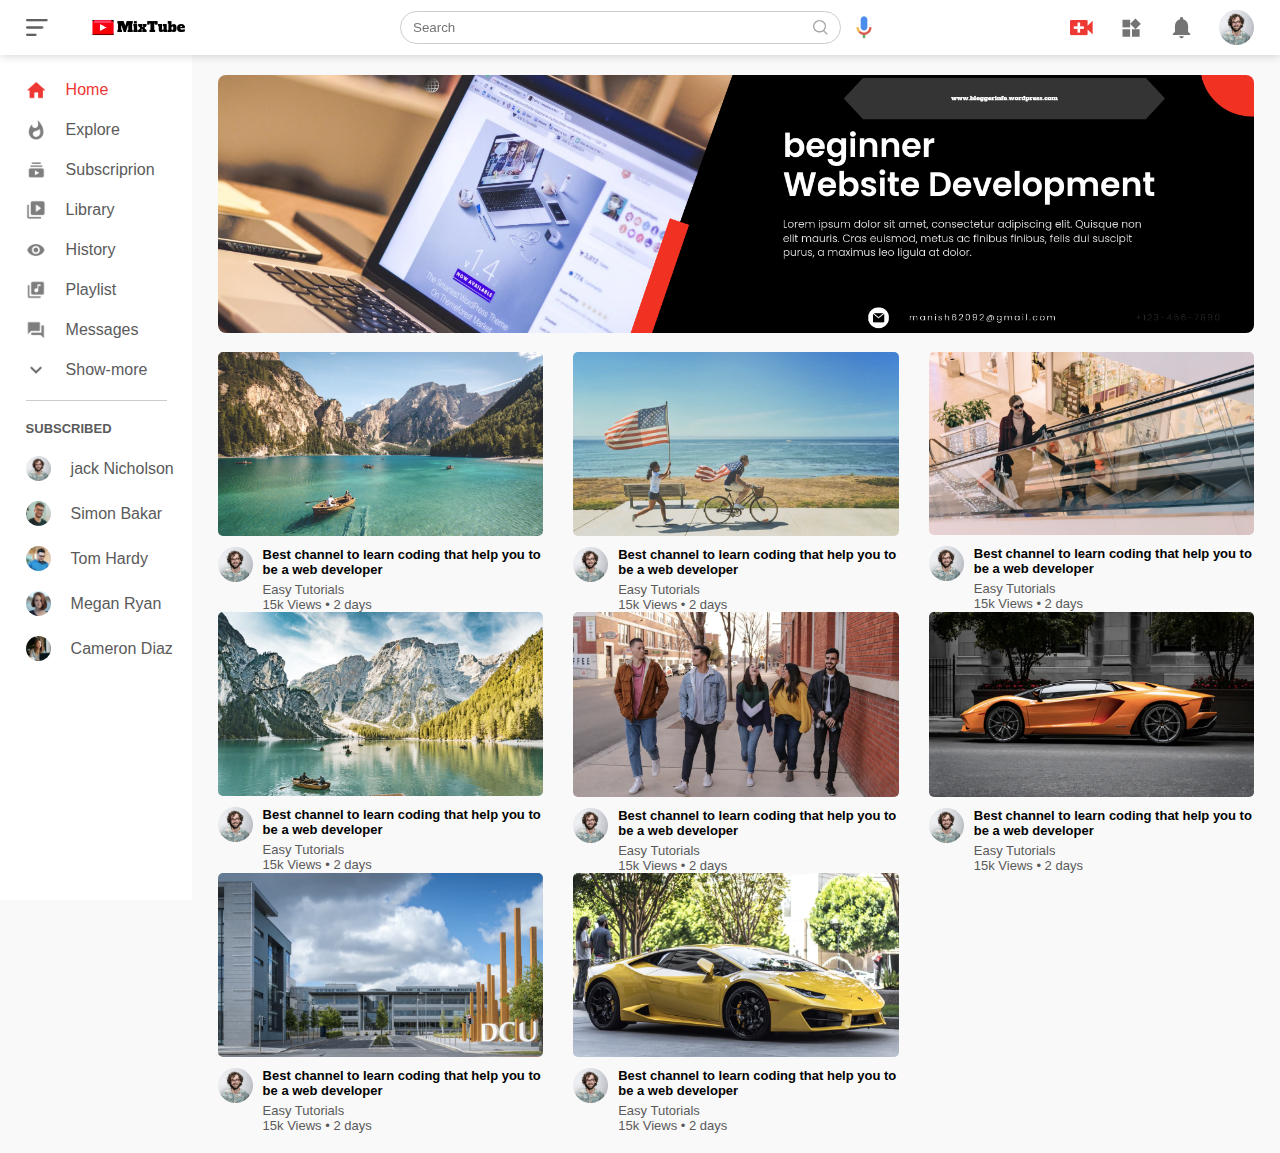
<file: index.html>
<!DOCTYPE html>
<html lang="en">
<head>
    <meta charset="UTF-8">
    <meta http-equiv="X-UA-Compatible" content="IE=edge">
    <meta name="viewport" content="width=device-width, initial-scale=1.0">
    <title>video sharing website - Easy Tutorials Youtube Channel</title>
    <link rel="stylesheet" href="style.css">
</head>
<body>

<nav class="flex-div">
    
    <div class="nav-left flex-div">
        <img src="menu.png" class="menu-icon">
        <img src="logo.png" class="logo">
    </div>
    <div class="nav-middle flex-div">
        <div class="search-box flex-div">
            <input type="text" placeholder="Search">
            <img src="search.png">

        </div>
        <img src="voice-search.png" class="mic-icon">
    </div>
    <div class="nav-right flex-div">
        <img src="upload.png">
        <img src="more.png">
        <img src="notification.png">
        <img src="Jack.png" class="user-icon">
    </div>
</nav>
  <!-- sidebar -->
  <div class="sidebar">
    <div class="shortcut-link">
        <a href=""><img src="home.png"><p>Home</p></a>
        <a href=""><img src="explore.png"><p>Explore</p></a>
        <a href=""><img src="subscriprion.png"><p>Subscriprion</p></a>
        <a href=""><img src="library.png"><p>Library</p></a>
        <a href=""><img src="history.png"><p>History</p></a>
        <a href=""><img src="playlist.png"><p>Playlist</p></a>
        <a href=""><img src="messages.png"><p>Messages</p></a>
        <a href=""><img src="show-more.png"><p>Show-more</p></a>
<hr>
    </div>
    <div class="subscribed-list">
        <h3>SUBSCRIBED</h3>
        <a href=""><img src="Jack.png"><p>jack Nicholson</p></a>
        <a href=""><img src="simon.png"><p>Simon Bakar</p></a>
        <a href=""><img src="tom.png"><p>Tom Hardy</p></a>
        <a href=""><img src="megan.png"><p>Megan Ryan</p></a>
        <a href=""><img src="cameron.png"><p>Cameron Diaz</p></a>

    </div>
  </div>

<!-- ----------main----------- -->

<div class="container">
    <div class="banner">
        <img src="banner.png">
    </div>
    <div class="list-container">
        <div class="vid-list">
            <a href="play-video.html"><img src="thumbnail1.png" class="thumbnail"></a>
          <div class="flex-div">
            <img src="Jack.png">
            <div class="vid-info">
                <a href="play-video.html">Best channel to learn coding that help you to be a web developer </a>
                <p>Easy Tutorials</p>
                <p>15k Views &bull; 2 days</p>
            </div>
          </div>
        </div>
        <div class="vid-list">
            <a href="play-video.html"><img src="thumbnail2.png" class="thumbnail"></a>
          <div class="flex-div">
            <img src="Jack.png">
            <div class="vid-info">
                <a href="play-video.html">Best channel to learn coding that help you to be a web developer </a>
                <p>Easy Tutorials</p>
                <p>15k Views &bull; 2 days</p>
            </div>
          </div>
        </div>
        <div class="vid-list">
            <a href=""><img src="thumbnail3.png" class="thumbnail"></a>
          <div class="flex-div">
            <img src="Jack.png">
            <div class="vid-info">
                <a href="">Best channel to learn coding that help you to be a web developer </a>
                <p>Easy Tutorials</p>
                <p>15k Views &bull; 2 days</p>
            </div>
          </div>
        </div>
        <div class="vid-list">
            <a href=""><img src="thumbnail4.png" class="thumbnail"></a>
          <div class="flex-div">
            <img src="Jack.png">
            <div class="vid-info">
                <a href="">Best channel to learn coding that help you to be a web developer </a>
                <p>Easy Tutorials</p>
                <p>15k Views &bull; 2 days</p>
            </div>
          </div>
        </div>
        <div class="vid-list">
            <a href=""><img src="thumbnail5.png" class="thumbnail"></a>
          <div class="flex-div">
            <img src="Jack.png">
            <div class="vid-info">
                <a href="">Best channel to learn coding that help you to be a web developer </a>
                <p>Easy Tutorials</p>
                <p>15k Views &bull; 2 days</p>
            </div>
          </div>
        </div>
        <div class="vid-list">
            <a href=""><img src="thumbnail6.png" class="thumbnail"></a>
          <div class="flex-div">
            <img src="Jack.png">
            <div class="vid-info">
                <a href="">Best channel to learn coding that help you to be a web developer </a>
                <p>Easy Tutorials</p>
                <p>15k Views &bull; 2 days</p>
            </div>
          </div>
        </div>
        <div class="vid-list">
            <a href=""><img src="thumbnail7.png" class="thumbnail"></a>
          <div class="flex-div">
            <img src="Jack.png">
            <div class="vid-info">
                <a href="">Best channel to learn coding that help you to be a web developer </a>
                <p>Easy Tutorials</p>
                <p>15k Views &bull; 2 days</p>
            </div>
          </div>
        </div>
        <div class="vid-list">
            <a href=""><img src="thumbnail8.png" class="thumbnail"></a>
          <div class="flex-div">
            <img src="Jack.png">
            <div class="vid-info">
                <a href="">Best channel to learn coding that help you to be a web developer </a>
                <p>Easy Tutorials</p>
                <p>15k Views &bull; 2 days</p>
            </div>
          </div>
        </div>
        
    </div>





</div>








<script src="script.js"></script>
    
</body>
</html>
</file>
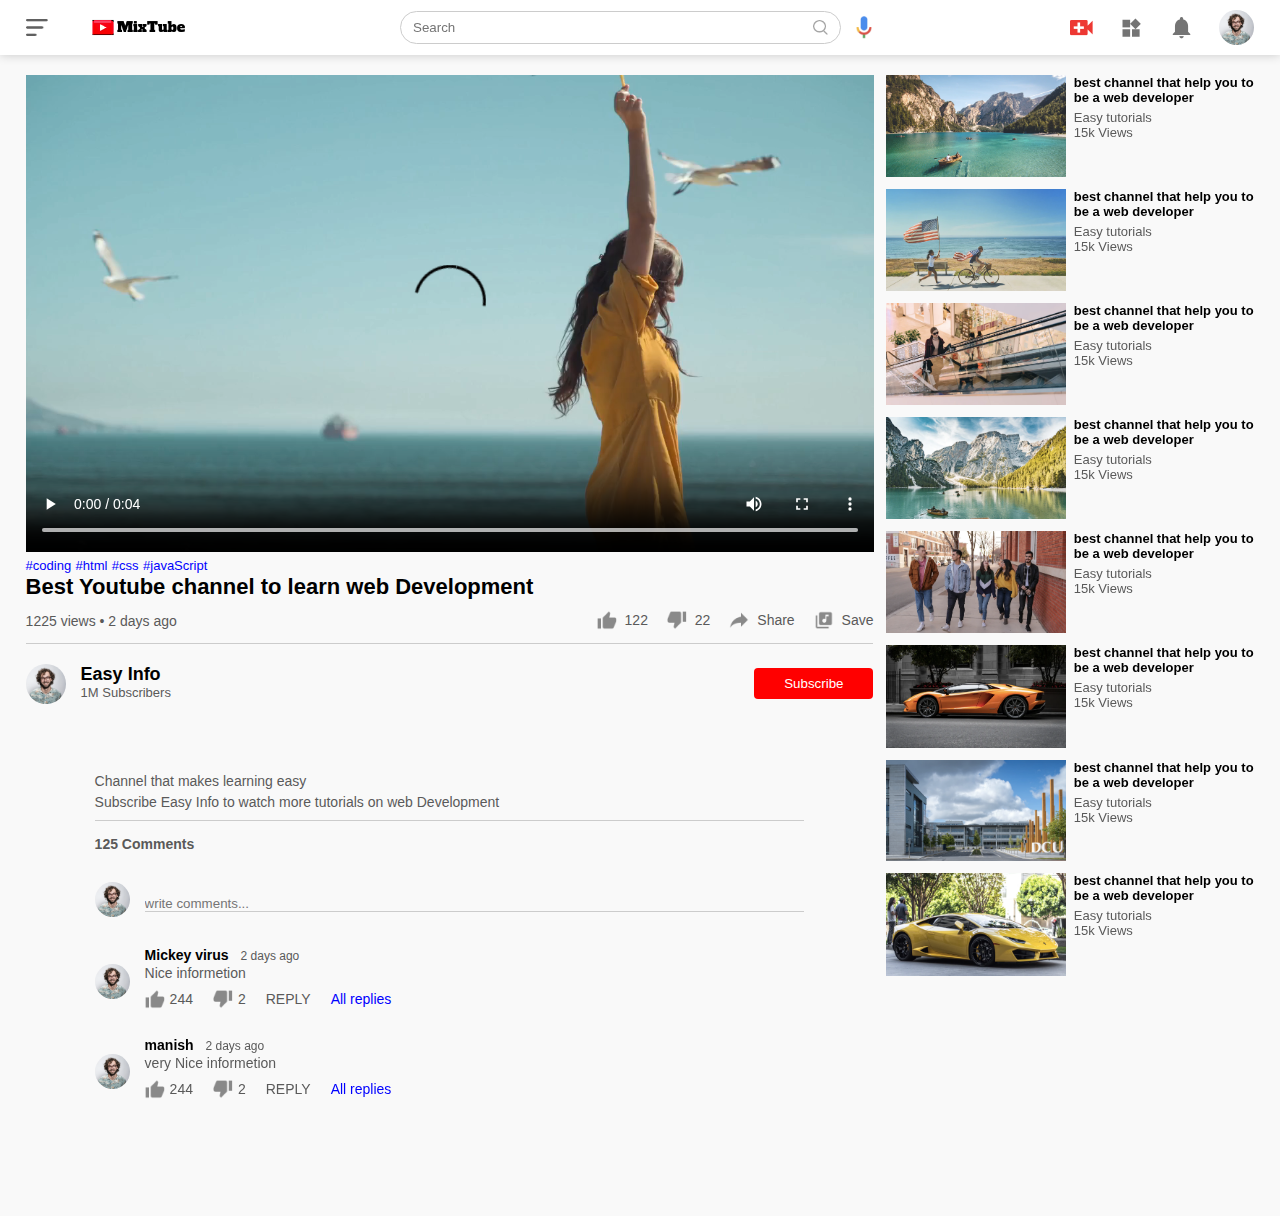
<file: play-video.html>
<!DOCTYPE html>
<html lang="en">
<head>
    <meta charset="UTF-8">
    <meta http-equiv="X-UA-Compatible" content="IE=edge">
    <meta name="viewport" content="width=device-width, initial-scale=1.0">
    <title>play video - easy tutorials youtube channel</title>
    <link rel="stylesheet" href="style.css">
</head>
<body>

    <nav class="flex-div">
    
        <div class="nav-left flex-div">
            <img src="menu.png" class="menu-icon">
            <img src="logo.png" class="logo">
        </div>
        <div class="nav-middle flex-div">
            <div class="search-box flex-div">
                <input type="text" placeholder="Search">
                <img src="search.png">
    
            </div>
            <img src="voice-search.png" class="mic-icon">
        </div>
        <div class="nav-right flex-div">
            <img src="upload.png">
            <img src="more.png">
            <img src="notification.png">
            <img src="Jack.png" class="user-icon">
        </div>
    </nav>

    <div class="container play-container">
        <div class="row">
            <div class="play-video">
                <video controls autoplay>
                    <source src="video.mp4" type="video/mp4">
                </video>
                <div class="tags">
                    <a href="">#coding</a>  <a href="">#html</a>  <a href="">#css</a>  <a href="">#javaScript</a>
                </div>
                <h3>Best Youtube channel to learn web Development</h3>
                <div class="play-video-info">
                    <p>1225 views &bull; 2 days ago</p>
                    <div>
                        <a href=""><img src="like.png">122</a>
                        <a href=""><img src="dislike.png">22</a>
                        <a href=""><img src="share.png">Share</a>
                        <a href=""><img src="save.png">Save</a>
                    </div>
                </div>
                <hr>
                <div class="plublisher">
                    <img src="Jack.png">
                    <div>
                        <p>Easy Info</p>
                        <span>1M Subscribers</span>
                    </div>
                    <button type="button">Subscribe</button>
                </div>
                <div class="vid-description">
                    <p>Channel that makes learning easy</p>
                    <p>Subscribe Easy Info to watch more tutorials on web Development</p><hr>
                    <h4>125 Comments</h4>

                    <div class="add-comment">
                        <img src="Jack.png">
                        <input type="text" placeholder="write comments...">
                    </div>
                    <div class="old-comment">
                        <img src="Jack.png">
                        <div>
                            <h3>Mickey virus <span>2 days ago</span></h3>
                            <p>Nice informetion</p>
                            <div class="acomment-action">
                                <img src="like.png">
                                <span>244</span>
                                <img src="dislike.png">
                                <span>2</span>
                                <span>REPLY</span>
                                <a href="">All replies</a>
                            </div>
                        </div>
                    </div>
                    <div class="old-comment">
                        <img src="Jack.png">
                        <div>
                            <h3>manish <span>2 days ago</span></h3>
                            <p> very Nice informetion</p>
                            <div class="acomment-action">
                                <img src="like.png">
                                <span>244</span>
                                <img src="dislike.png">
                                <span>2</span>
                                <span>REPLY</span>
                                <a href="">All replies</a>
                            </div>
                        </div>
                    </div>
                </div>
                



            </div>
            <div class="right-sidebar">

                <div class="side-video-list">
                <a href="" class="small-thumbnail"><img src="thumbnail1.png"></a>
                <div class="vid-info">
                    <a href="">best channel that help you to be a web developer</a>
                    <p>Easy tutorials </p>
                    <p> 15k Views</p>
                </div>
            </div>
            <div class="side-video-list">
                <a href="" class="small-thumbnail"><img src="thumbnail2.png"></a>
                <div class="vid-info">
                    <a href="">best channel that help you to be a web developer</a>
                    <p>Easy tutorials </p>
                    <p> 15k Views</p>
                </div>
            </div> <div class="side-video-list">
                <a href="" class="small-thumbnail"><img src="thumbnail3.png"></a>
                <div class="vid-info">
                    <a href="">best channel that help you to be a web developer</a>
                    <p>Easy tutorials </p>
                    <p> 15k Views</p>
                </div>
            </div> <div class="side-video-list">
                <a href="" class="small-thumbnail"><img src="thumbnail4.png"></a>
                <div class="vid-info">
                    <a href="">best channel that help you to be a web developer</a>
                    <p>Easy tutorials </p>
                    <p> 15k Views</p>
                </div>
            </div> <div class="side-video-list">
                <a href="" class="small-thumbnail"><img src="thumbnail5.png"></a>
                <div class="vid-info">
                    <a href="">best channel that help you to be a web developer</a>
                    <p>Easy tutorials </p>
                    <p> 15k Views</p>
                </div>
            </div> <div class="side-video-list">
                <a href="" class="small-thumbnail"><img src="thumbnail6.png"></a>
                <div class="vid-info">
                    <a href="">best channel that help you to be a web developer</a>
                    <p>Easy tutorials </p>
                    <p> 15k Views</p>
                </div>
            </div> <div class="side-video-list">
                <a href="" class="small-thumbnail"><img src="thumbnail7.png"></a>
                <div class="vid-info">
                    <a href="">best channel that help you to be a web developer</a>
                    <p>Easy tutorials </p>
                    <p> 15k Views</p>
                </div>
            </div>
            <div class="side-video-list">
                <a href="" class="small-thumbnail"><img src="thumbnail8.png"></a>
                <div class="vid-info">
                    <a href="">best channel that help you to be a web developer</a>
                    <p>Easy tutorials </p>
                    <p> 15k Views</p>
                </div>
            </div>

        </div>
    </div>







    
</body>
</html>
</file>
<file: style.css>
*{
    margin: 0;
    padding: 0;
    font-family: 'poppins', sans-serif;
    box-sizing: border-box;
}
a{
    text-decoration: none;
    color: #5a5a5a;

}
img{
    cursor: pointer;
}
.flex-div{
    display: flex;
    align-items: center;
}
nav{
    padding: 10px 2%;
    justify-content: space-between;
    box-shadow: 0 0 10px rgba(0,0,0,0.2);
    background: #fff;
    position: sticky;
    top: 0;
    z-index: 10;
}
.nav-right img{
    width: 25px;
    margin-right: 25px;


}
.nav-right .user-icon{
        width: 35px;
        border-radius: 50%;
        margin-right: 0;
}
.nav-left .menu-icon{
    width: 22px;
    margin-right: 25px;
}
.nav-left .logo{
    width: 130px;
}
.nav-middle .mic-icon{
    width: 16px;
}
.nav-middle .search-box{
    border: 1px solid #ccc;
    margin-right: 15px;
    padding: 8px 12px;
    border-radius: 25px;
}
.nav-middle .search-box input{
    width: 400px;
    border: 0;
    outline: 0;
    background: transparent;
}
.nav-middle .search-box img{
    width: 15px;
}
 /* sidebar */
 .sidebar{
    background: #fff;
    width: 15%;
    height: 100vh;
    position: fixed;
    top: 0;
    padding-left: 2%;
    padding-top: 80px;
 }
 .shortcut-link a img{
    width: 20px;
    margin-right: 20px;
    
 }
 .shortcut-link a{
    display: flex;
    align-items: center;
    margin-bottom: 20px;
    width: fit-content;
    flex-wrap: wrap;
 }
 .shortcut-link a:first-child{
    color: #ed3833;
 }
 .sidebar hr{
    border: 0;
    height: 1px;
    background: #ccc;
    width: 85%;
 }
.subscribed-list h3{
    font-size: 13px;
    margin: 20px 0;
    color: #5a5a5a;
}
.subscribed-list a{
    display: flex;
    align-items: center;
    margin-bottom: 20px;
    width: fit-content;
    flex-wrap: wrap;
}
.subscribed-list a img{
    width: 25px;
    border-radius: 50%;
    margin-right: 20px;
}
.small-sidebar{
    width: 5%;
}
.small-sidebar a p{
    display: none;
}
.small-sidebar h3{
    display: none;
}
.small-sidebar hr{
    width: 50%;
    margin-bottom: 25px;
}
/* ------------main-------------- */
.container{
    background: #f9f9f9;
    padding-left: 17%;
    padding-right: 2%;
    padding-top: 20px;
    padding-bottom: 20px;

}
.large-container{
        padding-left: 7%;
}
.banner{
    width: 100%;

}
.banner img{
    width: 100%;
    border-radius: 8px;
}
.list-container{
    display: grid;
    grid-template-columns: repeat(auto-fit, minmax(250px,1fr));
    grid-column-gap: 30px;
    margin-top: 15px;
}
.vid-list .thumbnail{
    width: 100%;
    border-radius: 5px;
}
.vid-list .flex-div{
    align-items: flex-start;
    margin-top: 7px;
}
.vid-list .flex-div img{
    width: 35px;
    margin-right: 10px;
    border-radius: 50%;
}
.vid-info{
    color: #5a5a5a;
    font-size: 13px;
}
.vid-info a{
    color: #000;
    font-weight: 600;
    display: block;
    margin-bottom: 5px;
}

@media (max-width: 900px){
    .menu-icon{
        display: none;
    }
    .sidebar{
        display: none;
    }
    .container, .large-container{
        padding-left: 5%;
        padding-right: 5%;
    }
    .nav-rught img{
        display: none;
    }
    .nav-rught .user-icon{
        display: block;
        width: 30px;
    }
    .nav-middle .search-box input{
        width: 100px;
    }
    .nav-middle .mic-icon{
        display: none;
    }
    .logo{
        width: 90px;
    }
}

/* -------------play video page------------- */
.play-container{
    padding-left: 2%;
}
.row{
    display: flex;
    justify-content: space-between;
    flex-wrap: wrap;
}
.play-video{
    flex-basis: 69%;

}
.right-sidebar{
    flex-basis: 30%;
}
.play-video video{
    width: 100%;
}
.side-video-list{
    display: flex;
    justify-content: space-between;
    margin-bottom: 8px;

}
.side-video-list img{
    width: 100%;
}
.side-video-list .small-thumbnail{
    flex-basis: 49%;
}
.side-video-list .vid-info{
    flex-basis: 49%;
}
.play-video .tags a{
    color: #0000ff;
    font-size: 13px;
}
.play-video h3{
    font-weight: 600;
    font-size: 22px;
}
.play-video .play-video-info{
    display: flex;
    align-items: center;
    justify-content: space-between;
    flex-wrap: wrap;
    margin-top: 10px;
    font-size: 14px;
    color: #5a5a5a;
}
.play-video .play-video-info a img{
    width: 20px;
    margin-right: 8px;

}
.play-video .play-video-info a{
    display: inline-flex;
    align-items: center;
    margin-left: 15px;
}
.play-video hr{
    border: 0;
    height: 1px;
    background: #ccc;
    margin: 10px 0;
}
.plublisher{
    display: flex;
    align-items: center;
    margin-top: 20px;
}
.plublisher div{
    flex: 1;
    line-height: 18px;
}
.plublisher img{
    width: 40px;
    border-radius: 50%;
    margin-right: 15px;
}
.plublisher div p{
    color: #000;
    font-weight: 600;
    font-size: 18px;
}
.plublisher span{
    font-size: 13px;
    color: #5a5a5a;
}
.plublisher button{
    background: rgb(255, 0, 0);
    color: #fff;
    padding: 8px 30px;
    border: 0;
    outline: 0;
    border-radius: 4px;
    cursor: pointer;
}
.vid-description{
    padding: 55px;
    margin: 14px;


}
.vid-description p{
    font-size: 14px;
    margin-bottom: 5px;
    color: #5a5a5a;
}
.vid-description h4{
    font-size: 14px;
    color: #5a5a5a;
    margin-top: 15px;
}
.add-comment{
    display: flex;
    align-items: center;
    margin: 30px 0;
}
.add-comment img{
    width: 35px;
    border-radius: 50%;
    margin-right: 15px;
}
.add-comment input{
    border: 0;
    outline: 0;
    border-bottom: 1px solid #ccc;
    width: 100%;
    padding-top: 10px;
    background: transparent;
}
.old-comment{
    display: flex;
    align-items: center;
    margin: 20px 0;
}
.old-comment img{
    width: 35px;
    border-radius: 50%;
    margin-right: 15px;

}
.old-comment h3{
    font-size: 14px;
    margin-bottom: 2px;
}
.old-comment h3 span{
    font-size: 12px;
    color: #5a5a5a;
    font-weight: 500;
    margin-left: 8px;
}
.old-comment .acomment-action{
    display: flex;
    align-items: center;
    margin: 8px 0;
    font-size: 14px;
}
.old-comment .acomment-action img{
    border-radius: 0;
    width: 20px;
    margin-right: 5px;
}
.old-comment .acomment-action span{
    margin-right: 20px;
    color: #5a5a5a;
}
.old-comment .acomment-action a{
    color: #0000ff;
}
@media (max-width:900px){
    .play-video{
        flex-basis: 100%;
    }
    .right-sidebar{
        flex-basis: 100%;
    }
    .play-container{
        padding-left: 5%;
    }
    .vid-description{
        padding-left: 0;
    }
    .play-video .play-video-info a{
        margin-left: 0;
        margin-right: 15px;
        margin-top: 15px;
    }
}
</file>
